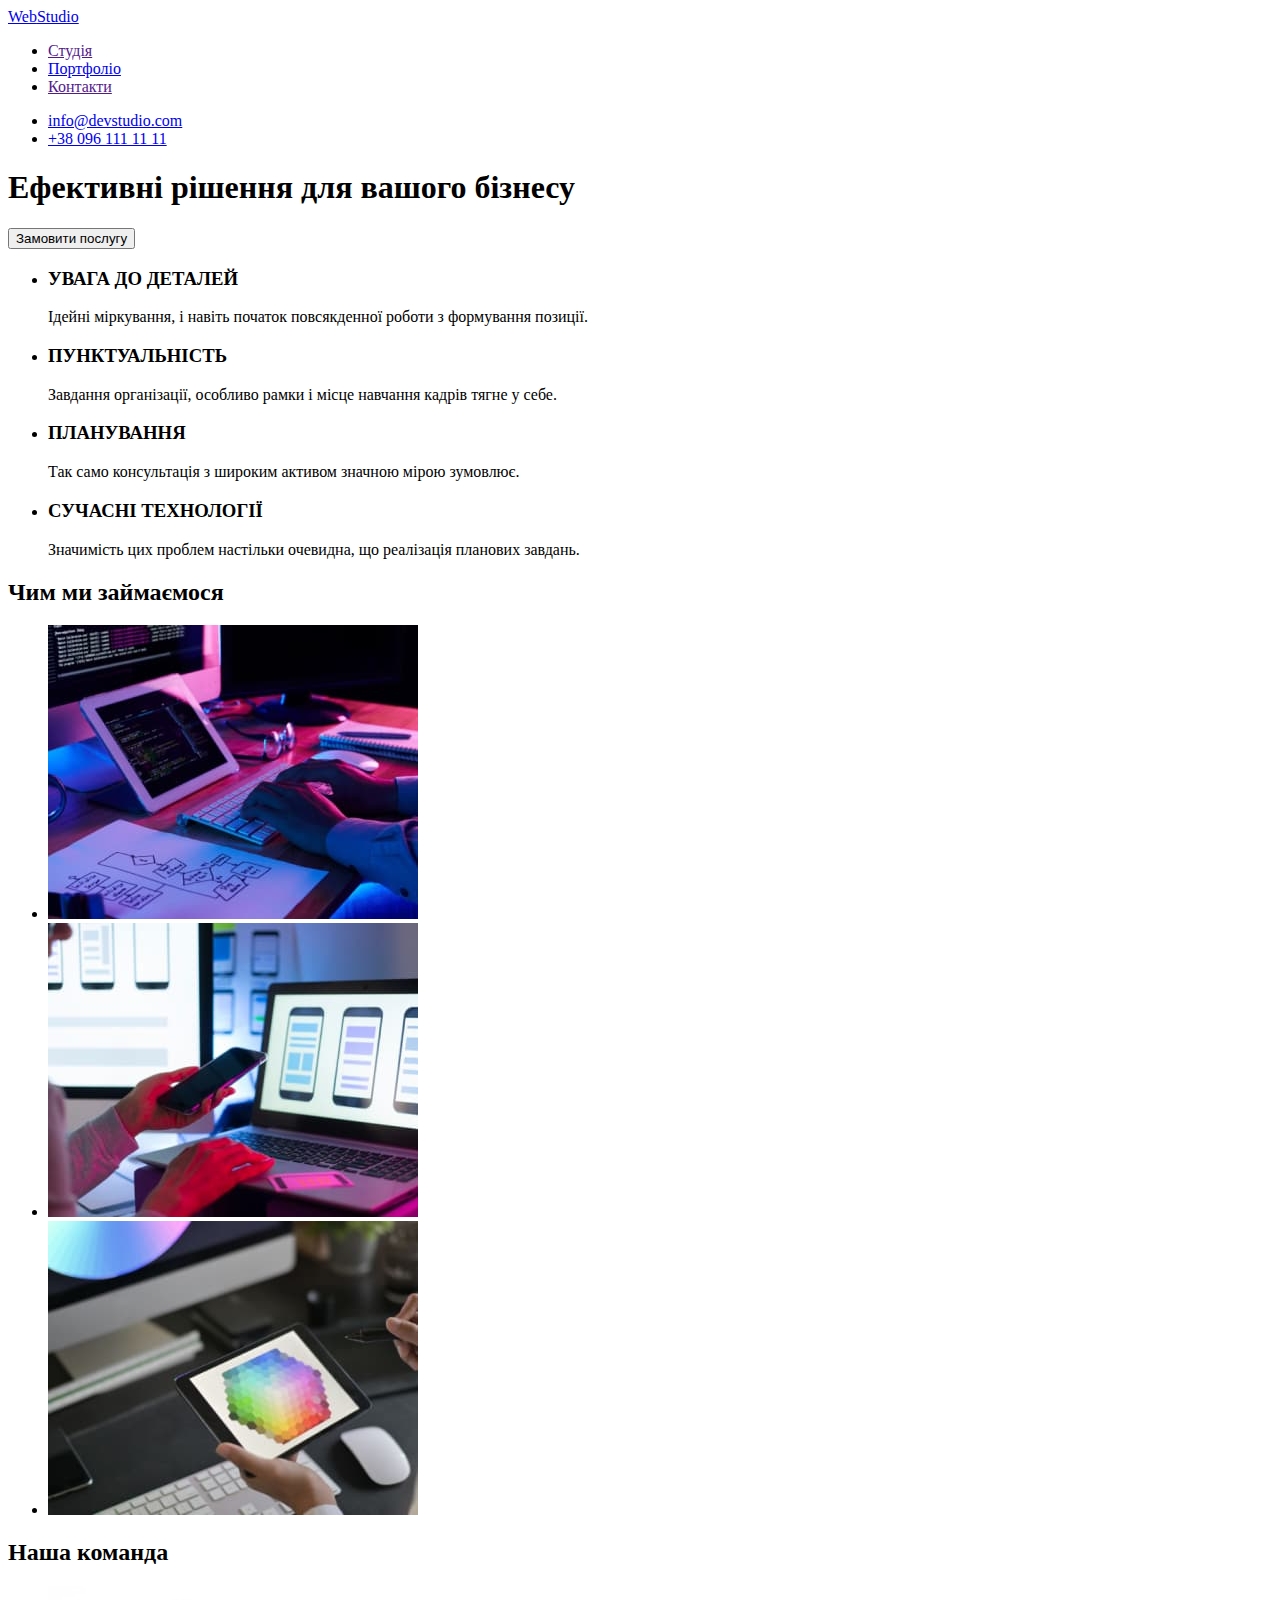
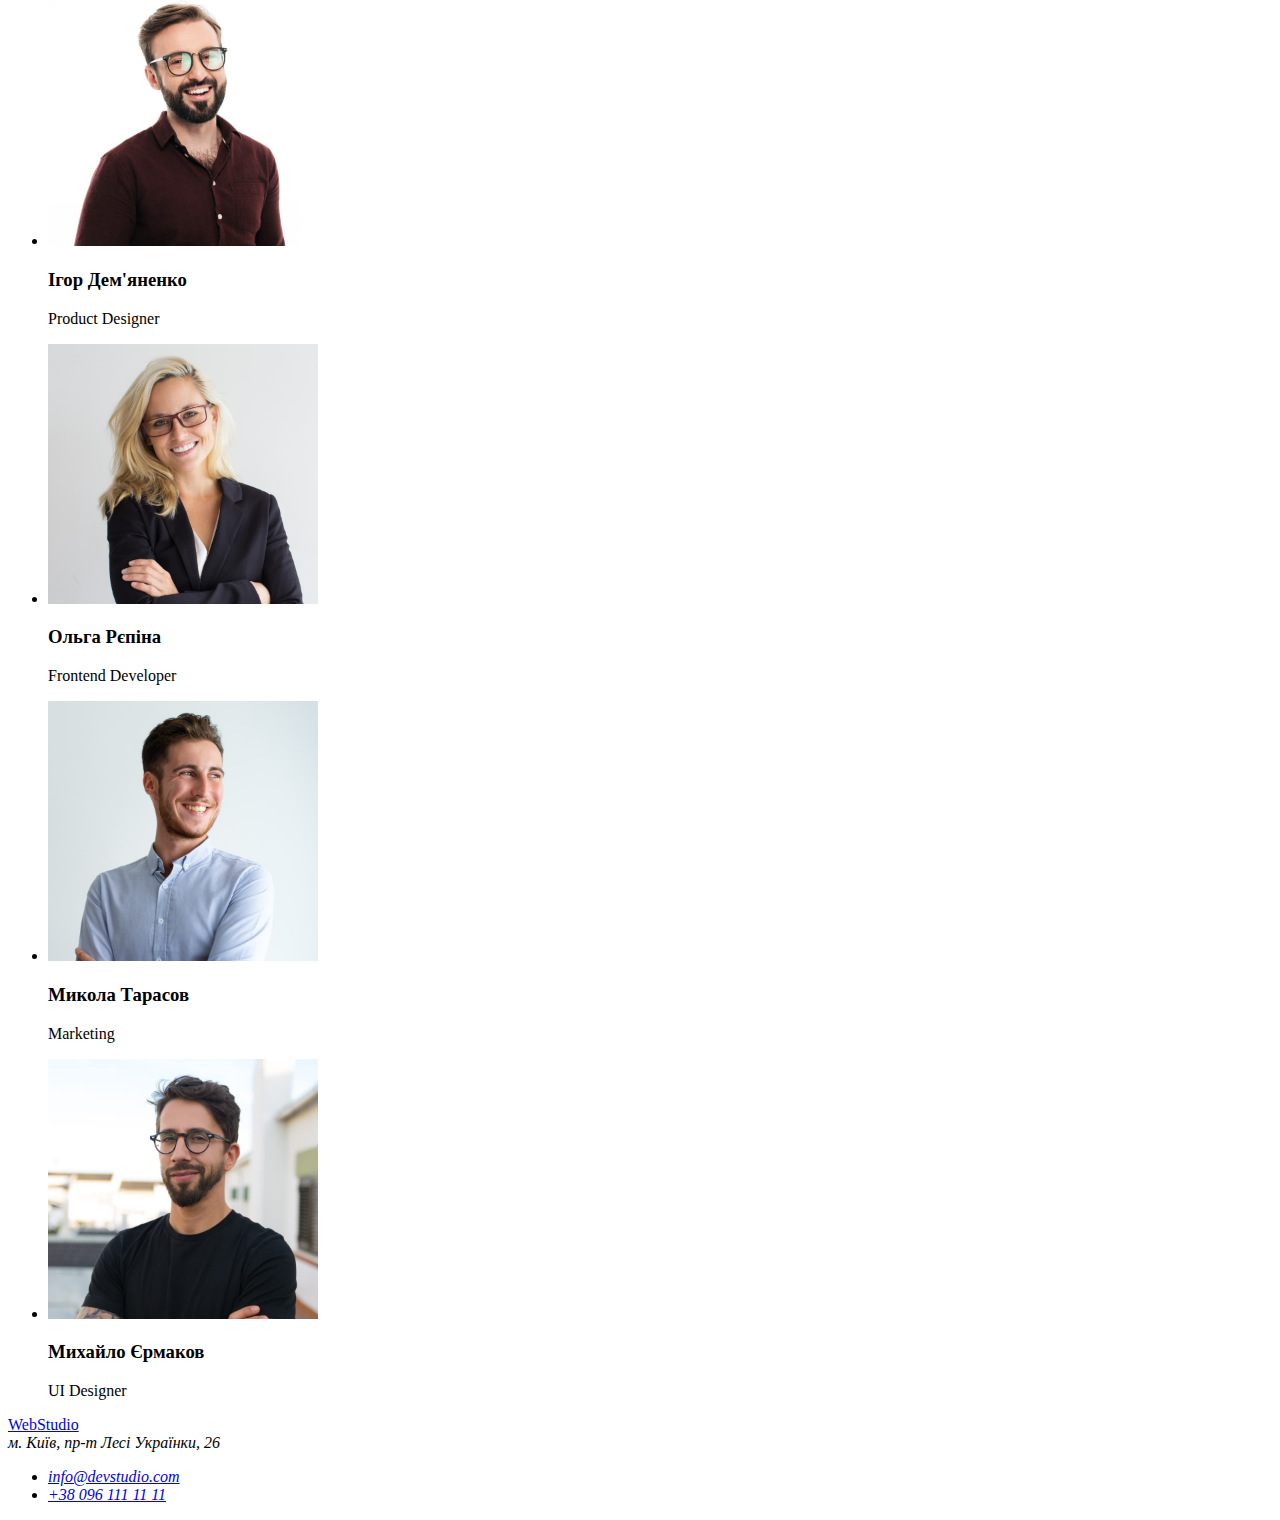
<file: index.html>
<!DOCTYPE html>
<html lang="uk">
  <head>
    <meta charset="UTF-8" />
    <meta http-equiv="X-UA-Compatible" content="IE=edge" />
    <meta name="viewport" content="width=device-width, initial-scale=1.0" />
    <link rel="preconnect" href="https://fonts.googleapis.com">
    <link rel="preconnect" href="https://fonts.gstatic.com" crossorigin>
    <link
      href="https://fonts.googleapis.com/css2?family=Montserrat:wght@400;700&family=Raleway:wght@700&family=Roboto:wght@400;500;700;900&display=swap"
      rel="stylesheet">
    <title>Студія</title>
  </head>
  <body>
    <header>
      <nav>
        <a href="/">Web<span class="accent-header">Studio</span></a>
        <ul>
          <li><a href="">Студія</a></li>
          <li><a href="./portfolio.html">Портфоліо</a></li>
          <li><a href="">Контакти</a></li>
        </ul>
      </nav>
      <ul>
        <li><a href="mailto:info@devstudio.com">info@devstudio.com</a></li>
        <li><a href="tel:380961111111">+38 096 111 11 11</a></li>
      </ul>
    </header>
    <main>
      <section class="hero">
        <h1 class="hero-text">Ефективні рішення для вашого бізнесу</h1>
        <button type="button">Замовити послугу</button>
      </section>
      <section class="features">
        <h2 hidden>Чому саме ми?</h2>
        <ul class="features-list">
          <li>
            <h3>УВАГА ДО ДЕТАЛЕЙ</h3>
            <p>
              Ідейні міркування, і навіть початок повсякденної роботи з
              формування позиції.
            </p>
          </li>
          <li>
            <h3>ПУНКТУАЛЬНІСТЬ</h3>
            <p>
              Завдання організації, особливо рамки і місце навчання кадрів тягне
              у себе.
            </p>
          </li>
          <li>
            <h3>ПЛАНУВАННЯ</h3>
            <p>
              Так само консультація з широким активом значною мірою зумовлює.
            </p>
          </li>
          <li>
            <h3>СУЧАСНІ ТЕХНОЛОГІЇ</h3>
            <p>
              Значимість цих проблем настільки очевидна, що реалізація планових
              завдань.
            </p>
          </li>
        </ul>
      </section>
      <section class="work">
        <h2>Чим ми займаємося</h2>
        <ul class="work-list">
          <li>
            <a href=""
              ><img
                src="./images/work-1.jpg"
                alt="Робота"
                width="370"
                height="294"
            /></a>
          </li>
          <li>
            <a href=""
              ><img
                src="./images/work-2.jpg"
                alt="Робота"
                width="370"
                height="294"
            /></a>
          </li>
          <li>
            <a href="">
              <img
                src="./images/work-3.jpg"
                alt="Робота"
                width="370"
                height="294"
            /></a>
          </li>
        </ul>
      </section>
      <section class="team">
        <h2>Наша команда</h2>
        <ul class="team-list">
          <li>
            <img
              src="./images/team-1.jpg"
              alt="Ігор Дем'яненко - Product Designer"
              width="270"
              height="260"
            />
            <h3>Ігор Дем'яненко</h3>
            <p lang="en">Product Designer</p>
          </li>
          <li>
            <img
              src="./images/team-2.jpg"
              alt="Ольга Рєпіна - Frontend Developer"
              width="270"
              height="260"
            />
            <h3>Ольга Рєпіна</h3>
            <p lang="en">Frontend Developer</p>
          </li>
          <li>
            <img
              src="./images/team-3.jpg"
              alt="Микола Тарасов - Marketing"
              width="270"
              height="260"
            />
            <h3>Микола Тарасов</h3>
            <p lang="en">Marketing</p>
          </li>
          <li>
            <img
              src="./images/team-4.jpg"
              alt="Михайло Єрмаков - UI Designer"
              width="270"
              height="260"
            />
            <h3>Михайло Єрмаков</h3>
            <p lang="en">UI Designer</p>
          </li>
        </ul>
      </section>
    </main>
    <footer>
      <a href="/">Web<span-footer>Studio</span-footer></a>
      <address>
        м. Київ, пр-т Лесі Українки, 26
        <ul>
          <li><a href="mailto:info@devstudio.com">info@devstudio.com</a></li>
          <li><a href="tel:380961111111">+38 096 111 11 11</a></li>
        </ul>
      </address>
    </footer>
  </body>
</html>
</file>
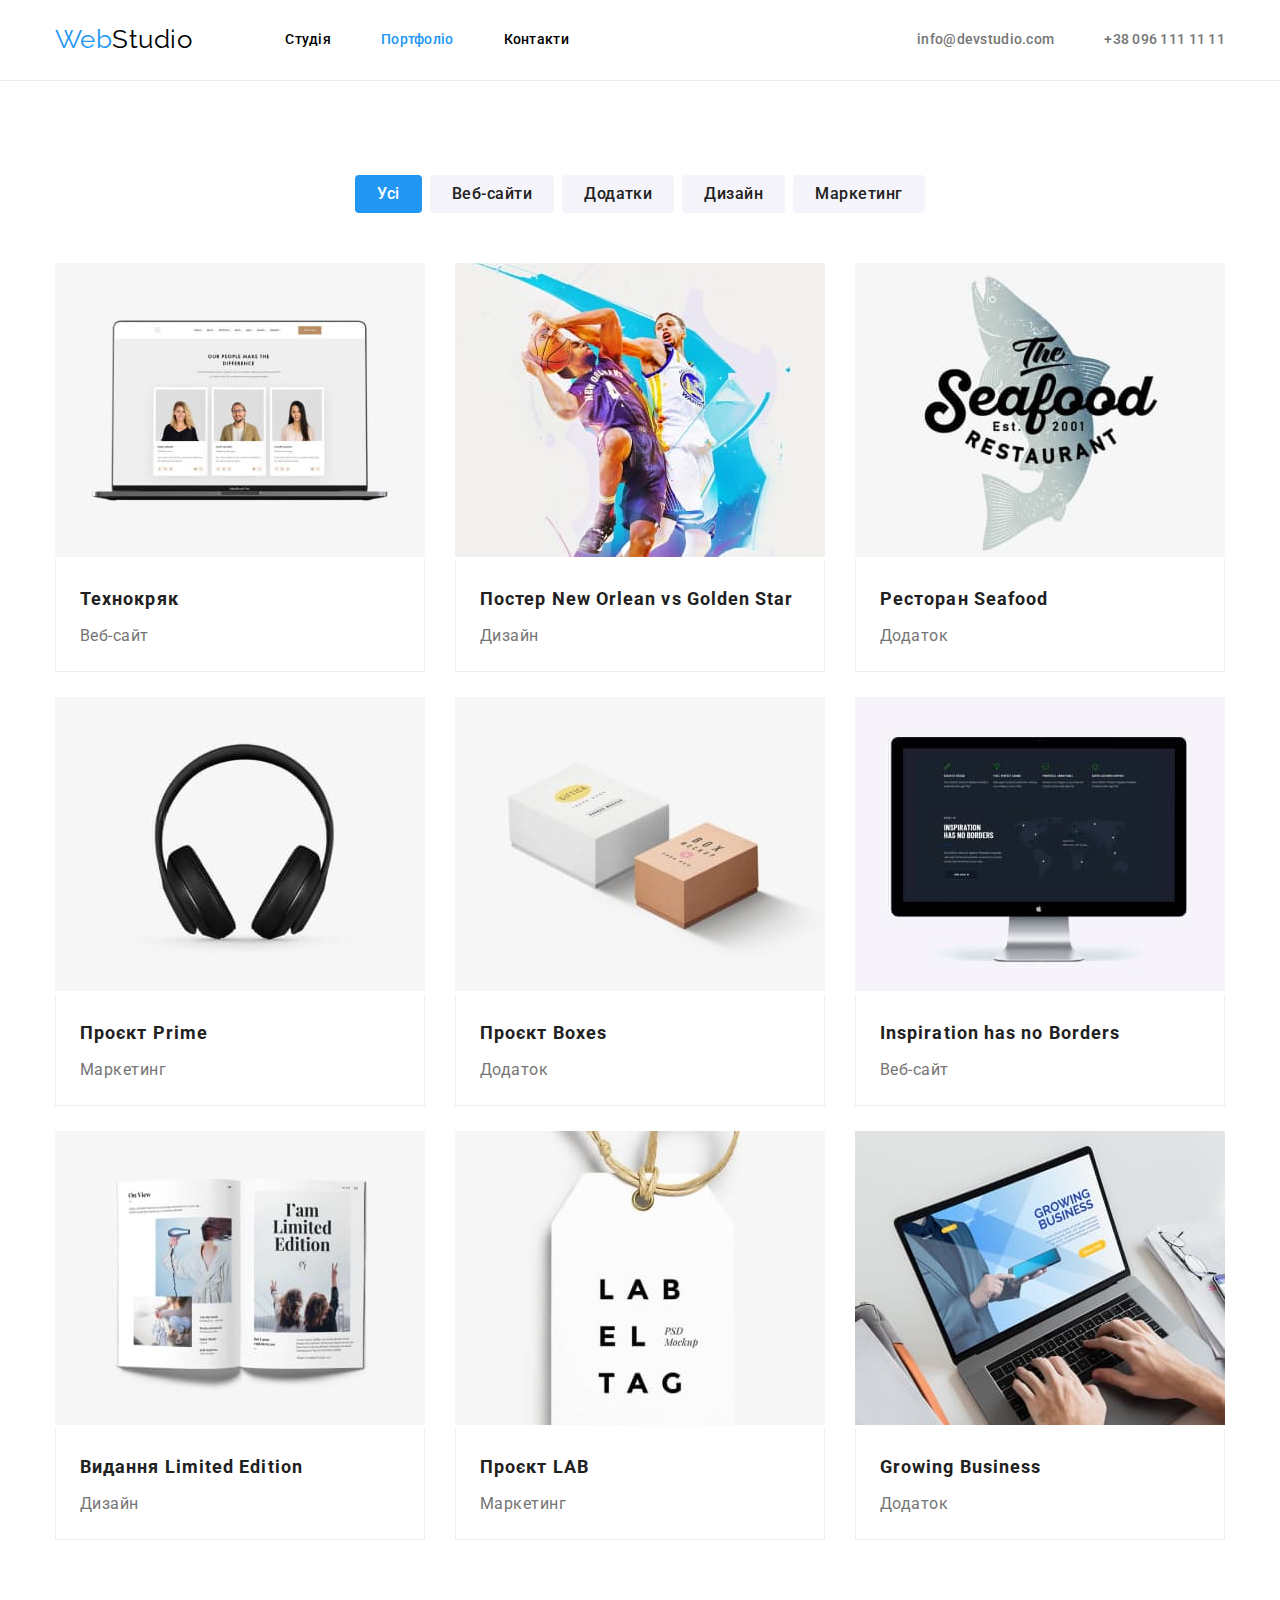
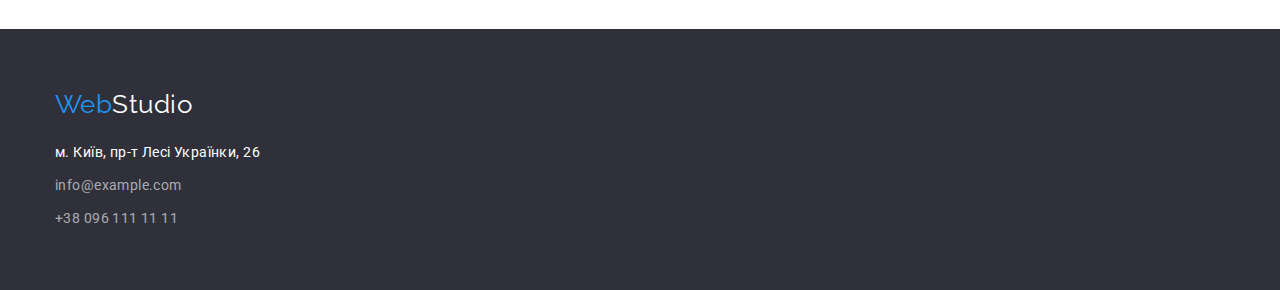
<file: portfolio.html>
<!DOCTYPE html>
<html lang="uk">
  <head>
    <meta charset="UTF-8" />
    <meta http-equiv="X-UA-Compatible" content="IE=edge" />
    <meta name="viewport" content="width=device-width, initial-scale=1.0" />
    <title>Портфоліо</title>
    <link rel="preconnect" href="https://fonts.googleapis.com" />
    <link rel="preconnect" href="https://fonts.gstatic.com" crossorigin />
    <link
      href="https://fonts.googleapis.com/css2?family=Montserrat:wght@400;700&family=Raleway:wght@700&family=Roboto:wght@400;500;700;900&display=swap"
      rel="stylesheet"
    />
    <link
      rel="stylesheet"
      href="https://cdnjs.cloudflare.com/ajax/libs/modern-normalize/1.1.0/modern-normalize.min.css"
    />
    <link rel="stylesheet" href="./css/styles.css" />
  </head>
  <body>
    <!-- HEADER -->
    <header class="header-portfolio">
      <div class="conteiner">
        <nav class="nav">
          <a href="./index.html" class="logo link">
            Web<span class="accent-header">Studio</span></a
          >
          <ul class="site-nav list">
            <li><a href="./index.html" class="link">Студія</a></li>
            <li>
              <a href="./portfolio.html" class="link current">Портфоліо</a>
            </li>
            <li><a href="" class="link">Контакти</a></li>
          </ul>
        </nav>
        <ul class="auth-nav list">
          <li>
            <a href="mailto:info@devstudio.com" class="link"
              >info@devstudio.com</a
            >
          </li>
          <li><a href="tel:380961111111" class="link">+38 096 111 11 11</a></li>
        </ul>
      </div>
    </header>
    <main>
      <!-- PROJECTS -->
      <section class="projects">
        <div class="conteiner">
          <h1 class="visually-hidden">Проєкти</h1>
          <ul class="filtr list">
            <li>
              <button type="button" class="filtr-button current">Усі</button>
            </li>
            <li>
              <button type="button" class="filtr-button">Веб-сайти</button>
            </li>
            <li><button type="button" class="filtr-button">Додатки</button></li>
            <li><button type="button" class="filtr-button">Дизайн</button></li>
            <li>
              <button type="button" class="filtr-button">Маркетинг</button>
            </li>
          </ul>
          <ul class="portfolio-list list">
            <li class="portfolio-item">
              <a href="" class="portfolio-link link">
                <img
                  src="./images/portfolio-1.jpg"
                  alt="Екран ноутбуку з веб-сайтом Технокряк"
                  width="370"
                  height="294"
                />
                <div class="description">
                  <h2>Технокряк</h2>
                  <p>Веб-сайт</p>
                </div>
              </a>
            </li>
            <li class="portfolio-item">
              <a href="" class="portfolio-link link">
                <img
                  src="./images/portfolio-2.jpg"
                  alt="Дизайн постера New Orlean vs Golden Star"
                  width="370"
                />
                <div class="description">
                  <h2>Постер New Orlean vs Golden Star</h2>
                  <p>Дизайн</p>
                </div>
              </a>
            </li>
            <li class="portfolio-item">
              <a href="" class="portfolio-link link">
                <img
                  src="./images/portfolio-3.jpg"
                  alt="Лого ресторану Seafood"
                  width="370"
                />
                <div class="description">
                  <h2>Ресторан Seafood</h2>
                  <p>Додаток</p>
                </div>
              </a>
            </li>
            <li class="portfolio-item">
              <a href="" class="portfolio-link link">
                <img
                  src="./images/portfolio-4.jpg"
                  alt="Навушники"
                  width="370"
                />
                <div class="description">
                  <h2>Проєкт Prime</h2>
                  <p>Маркетинг</p>
                </div>
              </a>
            </li>
            <li class="portfolio-item">
              <a href="" class="portfolio-link link">
                <img src="./images/portfolio-5.jpg" alt="Коробки" width="370" />
                <div class="description">
                  <h2>Проєкт Boxes</h2>
                  <p>Додаток</p>
                </div>
              </a>
            </li>
            <li class="portfolio-item">
              <a href="" class="portfolio-link link">
                <img
                  src="./images/portfolio-6.jpg"
                  alt="Екран монітору веб-сайтом Inspiration has no Borders"
                  width="370"
                />
                <div class="description">
                  <h2>Inspiration has no Borders</h2>
                  <p>Веб-сайт</p>
                </div>
              </a>
            </li>
            <li class="portfolio-item">
              <a href="" class="portfolio-link link">
                <img
                  src="./images/portfolio-7.jpg"
                  alt="Дизайн книги Limited Edition"
                  width="370"
                />
                <div class="description">
                  <h2>Видання Limited Edition</h2>
                  <p>Дизайн</p>
                </div>
              </a>
            </li>
            <li class="portfolio-item">
              <a href="" class="portfolio-link link">
                <img
                  src="./images/portfolio-8.jpg"
                  alt="Бірка LAB"
                  width="370"
                />
                <div class="description">
                  <h2>Проєкт LAB</h2>
                  <p>Маркетинг</p>
                </div>
              </a>
            </li>
            <li class="portfolio-item">
              <a href="" class="portfolio-link link">
                <img
                  src="./images/portfolio-9.jpg"
                  alt="Екран ноутбукуз додатком Growing Business"
                  width="370"
                />
                <div class="description">
                  <h2>Growing Business</h2>
                  <p>Додаток</p>
                </div>
              </a>
            </li>
          </ul>
        </div>
      </section>
    </main>
    <!-- FOOTER -->
    <footer class="footer">
      <div class="conteiner">
        <a href="./index.html" class="logo link"
          >Web<span class="accent-footer">Studio</span></a>
        <address class="address">
          м. Київ, пр-т Лесі Українки, 26
          <ul class="list">
            <li class="margin">
              <a href="mailto:info@example.com" class="footer-item link"
                >info@example.com</a>
            </li>
            <li>
              <a href="tel:380961111111" class="footer-item link"
                >+38 096 111 11 11</a>
            </li>
          </ul>
        </address>
      </div>
    </footer>
  </body>
</html>
</file>
<file: css/styles.css>
:root {
  --primery-text-color: #757575;
  --title-text-color: #000000;
  --accent-color: #2196f3;
}

body {
  font-family: "Roboto", sans-serif;
  background-color: #ffffff;
  letter-spacing: 0.03em;
  font-weight: 400px;
}

button {
  --font-family: inherit;
}

h1,
h2,
h3,
h4,
h5,
h6,
p {
  margin-top: 0;
  margin-bottom: 0;
}

.link {
  text-decoration: none;
}

.conteiner {
  width: 1200px;
  padding-left: 15px;
  padding-right: 15px;
  margin: 0 auto;
}

.list {
  list-style: none;
  padding-left: 0;
}

.visually-hidden {
  position: absolute;
  white-space: nowrap;
  width: 1px;
  height: 1px;
  overflow: hidden;
  border: 0;
  padding: 0;
  clip: rect(0 0 0 0);
  clip-path: inset(50%);
  margin: -1px;
}

/*header*/

.header-studio,
.header-portfolio {
  border-bottom: 1px solid #ececec;
  padding-top: 24px;
  padding-bottom: 25px;
}

.logo {
  font-family: "Raleway";
  font-size: 26px;
  line-height: calc(31 / 26);
  color: var(--accent-color);
  display: inline-block;
  margin-right: 93px;
}

.accent-header {
  color: #000000;
}

/*site nav*/


header .conteiner {
  display: flex;
  justify-content: space-between;
  align-items: center;
}

.nav {
  display: flex;
  align-items: center;
}

.site-nav {
  margin-top: 0;
  margin-bottom: 0;
  display: flex;
  gap: 50px;
}

.site-nav .link {
  color: #000000;
  font-weight: 500;
  font-size: 14px;
  line-height: calc(16 / 14);
  letter-spacing: 0.02em;
}

.site-nav .link:hover,
.site-nav .link:focus {
  color: var(--accent-color);
}

.site-nav .link.current {
  color: var(--accent-color);
}

.auth-nav {
  margin-top: 0;
  margin-bottom: 0;
  display: flex;
  gap: 50px;
}

.auth-nav .link {
  color: var(--primery-text-color);
  font-weight: 500;
  font-size: 14px;
  line-height: calc(16 / 14);
  letter-spacing: 0.02em;
}

.auth-nav .link:hover,
.auth-nav .link:focus {
  color: var(--accent-color);
}

/*HERO*/

.hero {
  background-color: #2f303a;
  padding-top: 200px;
  padding-bottom: 200px;
}

.hero-text {
  color: #ffffff;
  font-weight: 900;
  font-size: 44px;
  line-height: calc(60 / 44);
  letter-spacing: 0.06em;
  text-align: center;
  margin: 0 auto;
  margin-bottom: 30px;
  width: 696px;
  text-transform: uppercase;
}

.hero-button {
  background-color: var(--accent-color);
  color: #ffffff;
  font-weight: 700;
  font-size: 16px;
  line-height: calc(30 / 16);
  display: flex;
  align-items: center;
  text-align: center;
  letter-spacing: 0.06em;
  padding: 10px 32px;
  border: none;
  cursor: pointer;
  font-family: inherit;
  margin: 0 auto;
  border-radius: 4px;
  box-shadow: 0px 4px 4px rgba(0, 0, 0, 0.15);
}

.hero-button:hover,
.hero-button:focus {
  background-color: #188ce8;
  filter: drop-shadow(0px 4px 4px rgba(0, 0, 0, 0.25));
}

/*FEATURES*/

.features {
  padding-top: 94px;
  padding-bottom: 94px;
}

.feature-title {
  font-weight: 700;
  font-size: 14px;
  line-height: calc(16 / 14);
  margin-bottom: 10px;
}

.feature-list {
  display: flex;
  justify-content: space-between;
  margin-top: 0;
  margin-bottom: 0;
}

.feature-list li {
  width: 270px;
}

.feature-list .text {
  color: var(--primery-text-color);
  font-size: 14px;
  line-height: calc(24 / 14);
  margin: 0;
}

/*WORK*/

.work {
  padding-bottom: 94px;
}

.title {
  font-weight: 700;
  font-size: 36px;
  line-height: calc(42 / 36);
  text-align: center;
  margin-bottom: 50px;
}

.work-list {
  margin-top: 0;
  margin-bottom: 0;
  display: flex;
  justify-content: space-between;
}

/*TEAM*/

.team {
  background-color: #f5f4fa;
  padding-top: 94px;
  padding-bottom: 94px;
}

.team-list {
  display: flex;
  justify-content: space-between;
  margin-bottom: 0;
  margin-top: 0;
}

.team-item {
  background-color: #ffffff;
  width: 270px;
  padding-bottom: 30px;
  box-shadow: 0px 1px 3px rgba(0, 0, 0, 0.12), 0px 1px 1px rgba(0, 0, 0, 0.14),
    0px 2px 1px rgba(0, 0, 0, 0.2);
  border-radius: 0px 0px 4px 4px;
}

.team-img {
  margin-bottom: 30px;
}

.person {
  font-weight: 500;
  font-size: 16px;
  line-height: calc(19 / 16);
  text-align: center;
  margin-bottom: 10px;
}

.position {
  font-size: 16px;
  line-height: calc(19 / 16);
  text-align: center;
  color: var(--primery-text-color);
}

/*FOOTER*/

.footer {
  background-color: #2f303a;
  padding-top: 60px;
  padding-bottom: 60px;
}

.accent-footer {
  color: #ffffff;
}

.footer .logo {
  margin-bottom: 20px;
}

.address {
  font-style: normal;
  font-size: 14px;
  line-height: calc(24 / 14);
  letter-spacing: 0.03em;
  color: #ffffff;
}

.footer .list {
  margin-top: 0px;
  margin-bottom: 0;
}

.footer-item {
  font-size: 14px;
  line-height: calc(24 / 14);
  letter-spacing: 0.03em;
  color: rgba(255, 255, 255, 0.6);
}

.margin {
  margin-top: 9px;
  margin-bottom: 9px;
}

/*---------------PORTFOLIO-----------------*/

.filtr {
  display: flex;
  justify-content: center;
  gap: 8px;
  margin-top: 0px;
  margin-bottom: 50px;
}

.filtr-button {
  font-weight: 500;
  font-size: 16px;
  line-height: calc(26 / 16);
  text-align: center;
  letter-spacing: 0.03em;
  color: #212121;
  background-color: #f5f4fa;
  display: flex;
  align-items: center;
  text-align: center;
  padding: 6px 22px;
  border: none;
  cursor: pointer;
  font-family: inherit;
  border-radius: 4px;
}

.filtr-button.current {
  background-color: var(--accent-color);
  color: #ffffff;
}

.filtr-button:hover,
.filtr-button:focus {
  background-color: var(--accent-color);
  color: #ffffff;
  box-shadow: 0px 3px 1px rgba(0, 0, 0, 0.1), 0px 1px 2px rgba(0, 0, 0, 0.08),
    0px 2px 2px rgba(0, 0, 0, 0.12);
}

.projects {
  padding-top: 94px;
  padding-bottom: 94px;
}

.portfolio-list {
  display: flex;
  flex-wrap: wrap;
  /* flex-basis: calc((100% - 90px) / 3); */
  gap: 30px;
  margin-top: 0;
  margin-bottom: 0;
}

.portfolio-item {
  background: #ffffff;
  width: 370px;
  height: 404px;
}

.portfolio-link img {
  /* margin-bottom: 20px; */
}

.description {
  border: 1px solid #eeeeee;
  border-top: 0;
  padding-top: 20px;
  padding-bottom: 20px;
  padding-left: 24px;
}

.portfolio-link h2 {
  font-weight: 700;
  font-size: 18px;
  line-height: calc(36 / 18);
  letter-spacing: 0.06em;
  color: #212121;
  margin-bottom: 4px;
}

.portfolio-link p {
  font-size: 16px;
  line-height: calc(30 / 16);
  letter-spacing: 0.03em;
  color: var(--primery-text-color);
}
</file>
